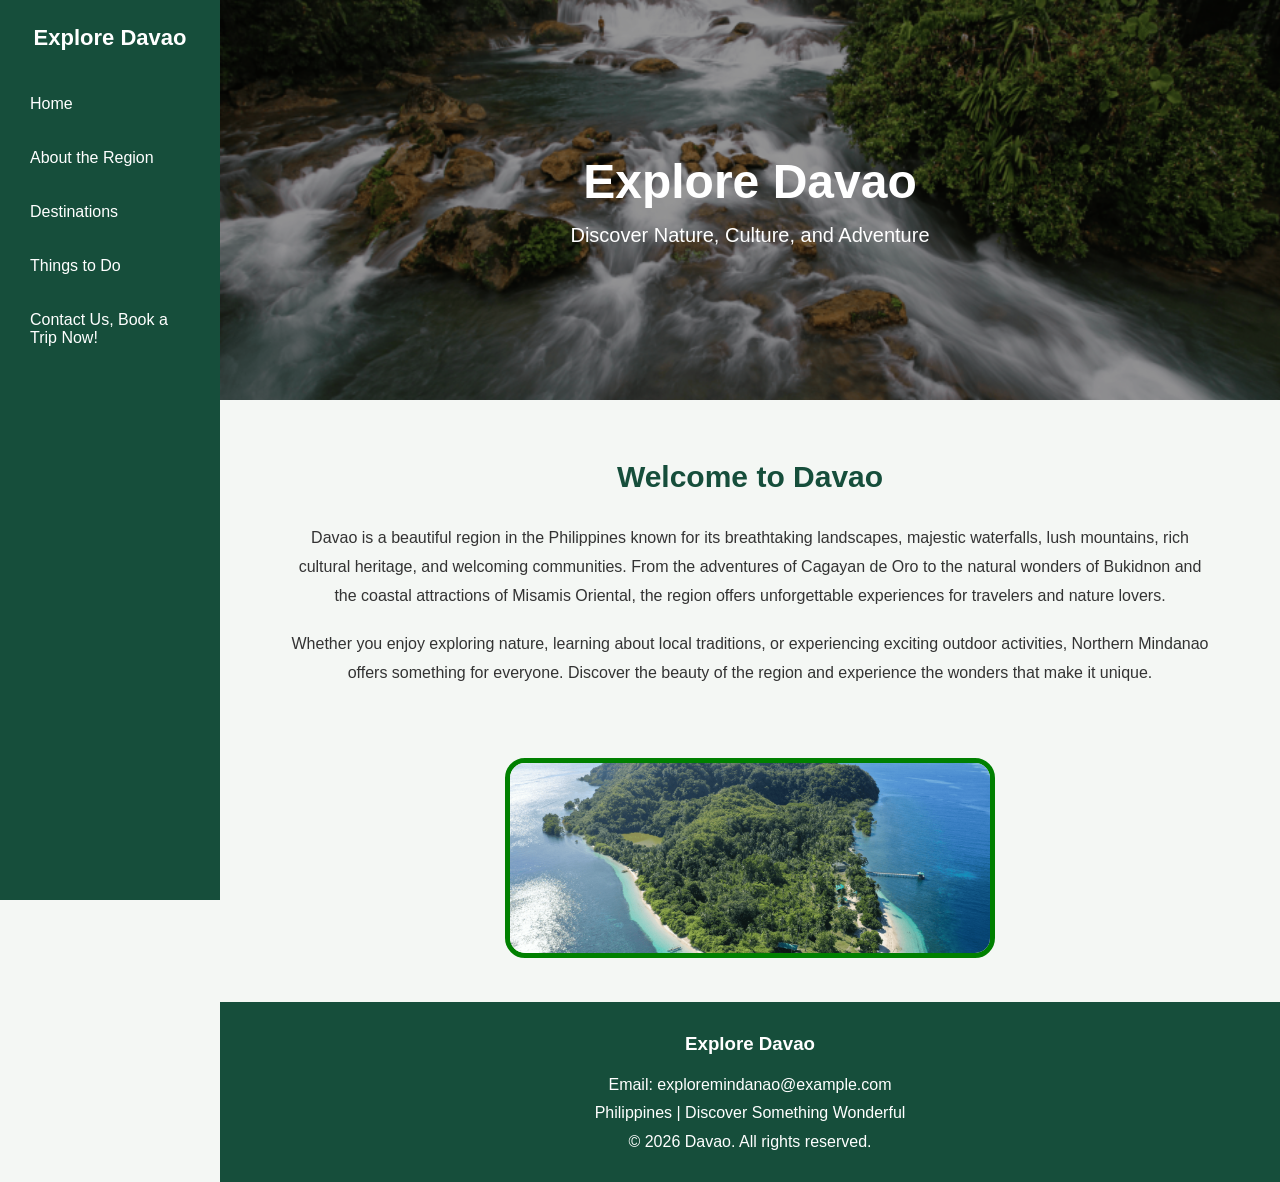
<file: McGarrell_Davao_Website/html/index.html>
<!DOCTYPE html>
<html lang="en">

<head>
    <meta charset="UTF-8">
    <meta name="viewport" content="width=device-width, initial-scale=1.0">

    <title>Explore Davao, Region XI</title>

    <!-- External CSS -->
    <link rel="stylesheet" href="styling-index.css">
</head>

<body>

    <!-- LEFT SIDEBAR -->
    <div class="sidebar">

        <h2>Explore Davao</h2>

        <nav>
            <a href="#">Home</a>
            <a href="history.html">About the Region</a>
            <a href="destinations.html">Destinations</a>
            <a href="activities.html">Things to Do</a>
            <a href="plan-trip.html">Contact Us, Book a Trip Now!</a>
        </nav>

    </div>


    <!-- MAIN CONTENT -->
    <div class="main-content">

        <!-- HERO BANNER -->
        <div class="hero">

            <div class="hero-text">

                <h1>Explore Davao</h1>

                <p>Discover Nature, Culture, and Adventure</p>

            </div>

        </div>


        <!-- INTRODUCTION -->
        <div class="introduction">

            <h2>Welcome to Davao</h2>

            <p>
                Davao is a beautiful region in the Philippines
                known for its breathtaking landscapes, majestic waterfalls,
                lush mountains, rich cultural heritage, and welcoming
                communities. From the adventures of Cagayan de Oro to the
                natural wonders of Bukidnon and the coastal attractions
                of Misamis Oriental, the region offers unforgettable
                experiences for travelers and nature lovers.
            </p>

            <p>
                Whether you enjoy exploring nature, learning about local
                traditions, or experiencing exciting outdoor activities,
                Northern Mindanao offers something for everyone.
                Discover the beauty of the region and experience
                the wonders that make it unique.
            </p>

        </div>
        <!-- IMAGE BELOW INTRODUCTION -->
        <div class="pujadabayindex">
            <img src="../assets/images/Pujada-Bay-768x570.png" alt="Beautiful scenery of Pujada Bay">
        </div>

        <div class="footer">

            <h3>Explore Davao</h3>

            <p>Email: exploremindanao@example.com</p>

            <p>Philippines | Discover Something Wonderful</p>

            <p>&copy; 2026 Davao. All rights reserved.</p>

        </div>
        </div>
        </body>

        </html>
</file>
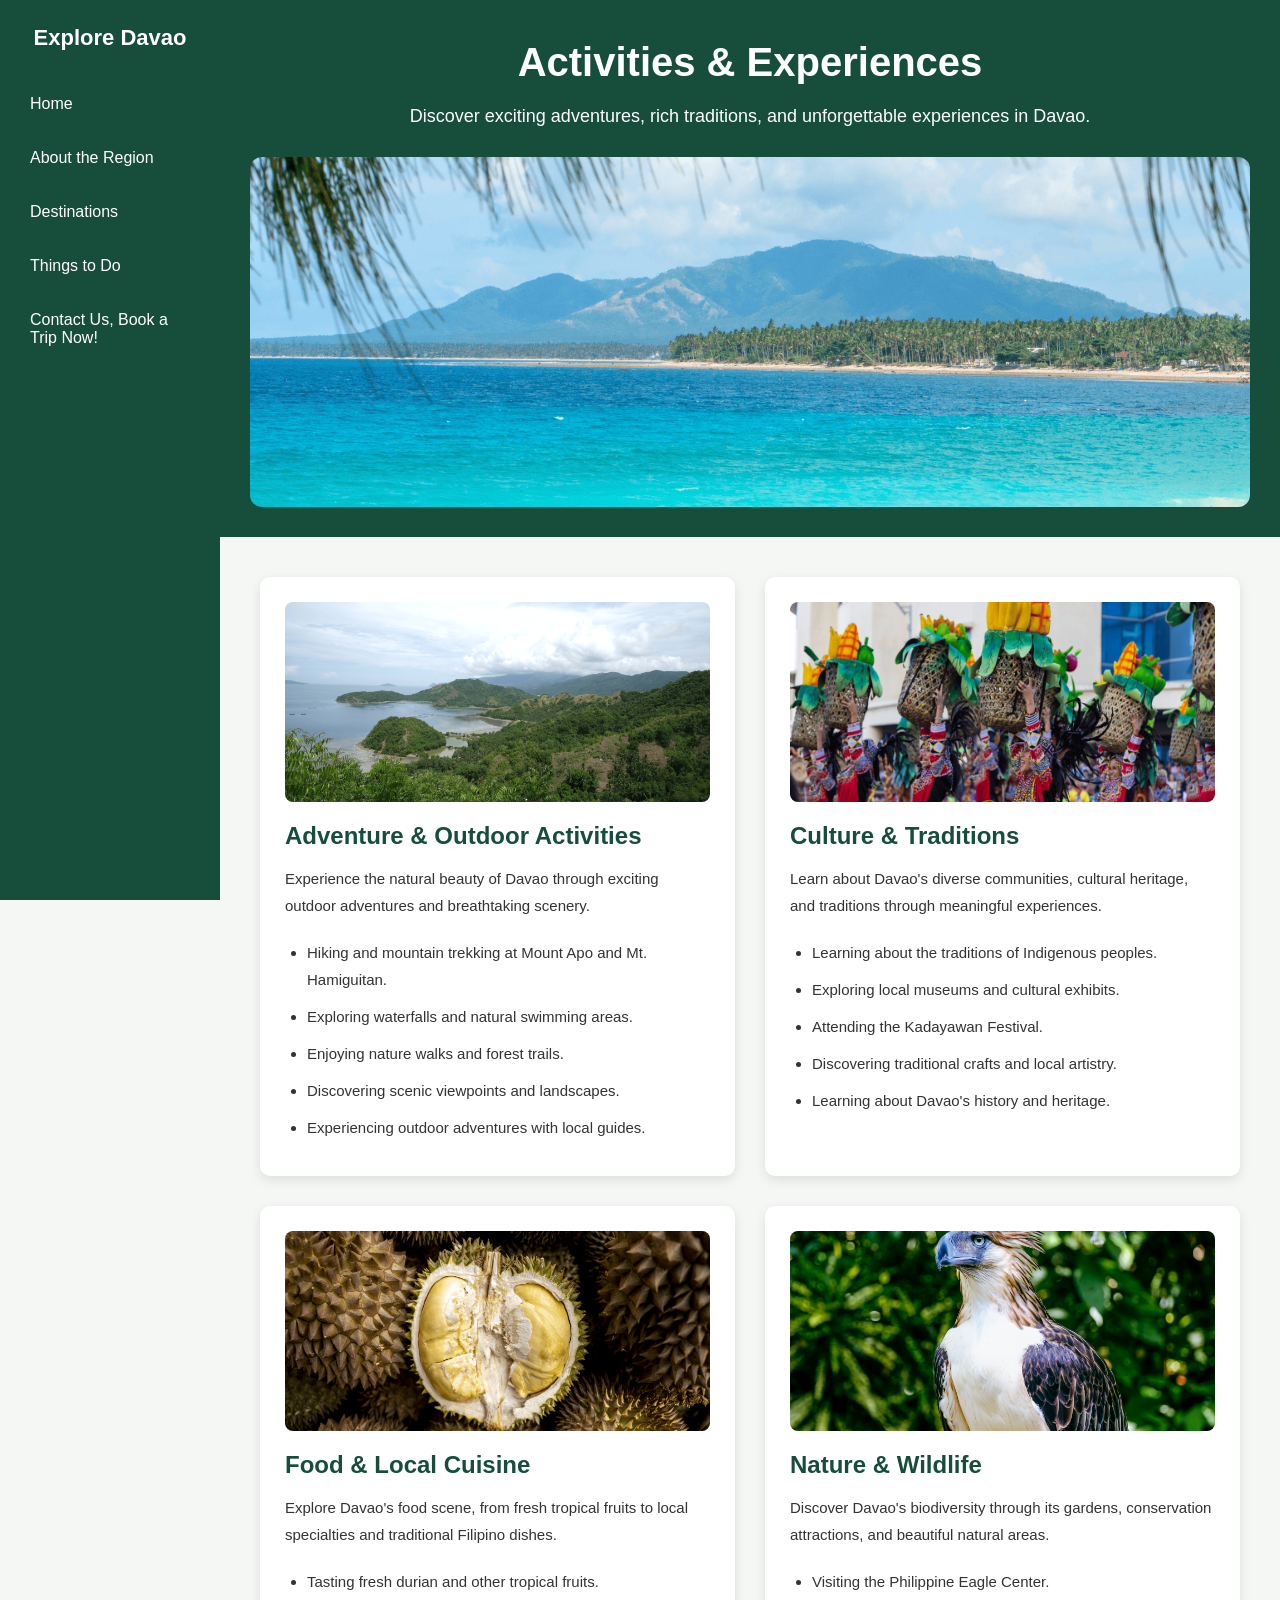
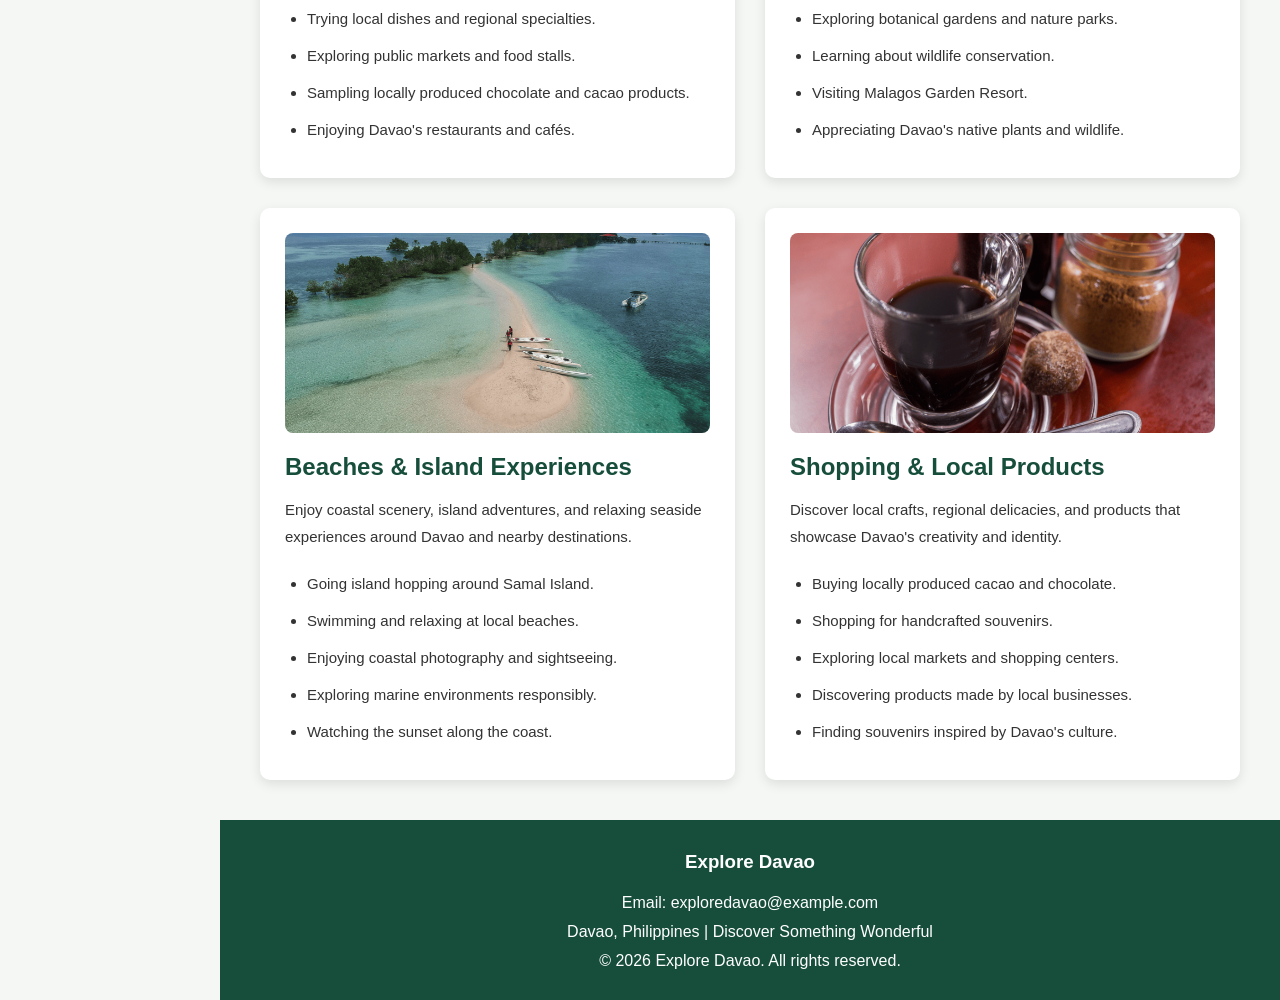
<file: McGarrell_Davao_Website/html/activities.html>
<!DOCTYPE html>
<html lang="en">

<head>
    <meta charset="UTF-8">
    <meta name="viewport" content="width=device-width, initial-scale=1.0">

    <title>Activities & Experiences | Explore Davao</title>

    <link rel="stylesheet" href="styling-activities.css">
</head>

<body>

    <!-- LEFT SIDEBAR -->
    <div class="sidebar">

        <h2>Explore Davao</h2>

        <nav>
            <a href="index.html">Home</a>
            <a href="history.html">About the Region</a>
            <a href="destinations.html">Destinations</a>
            <a href="#">Things to Do</a>
            <a href="plan-trip.html">Contact Us, Book a Trip Now!</a>
        </nav>

    </div>


    <!-- MAIN CONTENT -->
    <div class="main-content">

        <!-- PAGE HEADER -->
        <header class="page-header">

            <h1>Activities & Experiences</h1>

            <p>
                Discover exciting adventures, rich traditions, and
                unforgettable experiences in Davao.
            </p>

        
            <img
                class="header-image"
                src="../assets/images/Dahican-Beach.png"
                alt="Beautiful coastline of Dahican Beach in Davao Oriental"
            >

        </header>


        <!-- ACTIVITIES CONTAINER -->
        <main class="activities-container">


            <!-- ADVENTURE -->
            <section class="activity-section">


                <img
                    class="activity-image"
                    src="../assets/images/MT.-HAMIGUITAN-DAVAO-ORIENTAL-768x570.png"
                    alt="Adventure and outdoor activities in Davao"
                >

                <h2>Adventure & Outdoor Activities</h2>

                <p>
                    Experience the natural beauty of Davao through
                    exciting outdoor adventures and breathtaking scenery.
                </p>

                <ul>
                    <li>Hiking and mountain trekking at Mount Apo and Mt. Hamiguitan.</li>
                    <li>Exploring waterfalls and natural swimming areas.</li>
                    <li>Enjoying nature walks and forest trails.</li>
                    <li>Discovering scenic viewpoints and landscapes.</li>
                    <li>Experiencing outdoor adventures with local guides.</li>
                </ul>

            </section>


            <!-- CULTURE -->
            <section class="activity-section">


                <img
                    class="activity-image"
                    src="../assets/images/Kadayawan-Festival.png"
                    alt="Cultural traditions and heritage of Davao"
                >

                <h2>Culture & Traditions</h2>

                <p>
                    Learn about Davao's diverse communities, cultural
                    heritage, and traditions through meaningful experiences.
                </p>

                <ul>
                    <li>Learning about the traditions of Indigenous peoples.</li>
                    <li>Exploring local museums and cultural exhibits.</li>
                    <li>Attending the Kadayawan Festival.</li>
                    <li>Discovering traditional crafts and local artistry.</li>
                    <li>Learning about Davao's history and heritage.</li>
                </ul>

            </section>


            <!-- FOOD -->
            <section class="activity-section">

                <img
                    class="activity-image"
                    src="../assets/images/DVO-DURIAN-001.png"
                    alt="Local food and tropical fruits in Davao"
                >

                <h2>Food & Local Cuisine</h2>

                <p>
                    Explore Davao's food scene, from fresh tropical fruits
                    to local specialties and traditional Filipino dishes.
                </p>

                <ul>
                    <li>Tasting fresh durian and other tropical fruits.</li>
                    <li>Trying local dishes and regional specialties.</li>
                    <li>Exploring public markets and food stalls.</li>
                    <li>Sampling locally produced chocolate and cacao products.</li>
                    <li>Enjoying Davao's restaurants and cafés.</li>
                </ul>

            </section>


            <!-- NATURE & WILDLIFE -->
            <section class="activity-section">

                <img
                    class="activity-image"
                    src="../assets/images/eagle-center.png"
                    alt="Nature and wildlife attractions in Davao"
                >

                <h2>Nature & Wildlife</h2>

                <p>
                    Discover Davao's biodiversity through its gardens,
                    conservation attractions, and beautiful natural areas.
                </p>

                <ul>
                    <li>Visiting the Philippine Eagle Center.</li>
                    <li>Exploring botanical gardens and nature parks.</li>
                    <li>Learning about wildlife conservation.</li>
                    <li>Visiting Malagos Garden Resort.</li>
                    <li>Appreciating Davao's native plants and wildlife.</li>
                </ul>

            </section>


            <!-- BEACHES & ISLANDS -->
            <section class="activity-section">

                <img
                    class="activity-image"
                    src="../assets/images/Island-Garden-City-of-Samal-768x570.png"
                    alt="Beaches and island destinations near Davao"
                >

                <h2>Beaches & Island Experiences</h2>

                <p>
                    Enjoy coastal scenery, island adventures, and relaxing
                    seaside experiences around Davao and nearby destinations.
                </p>

                <ul>
                    <li>Going island hopping around Samal Island.</li>
                    <li>Swimming and relaxing at local beaches.</li>
                    <li>Enjoying coastal photography and sightseeing.</li>
                    <li>Exploring marine environments responsibly.</li>
                    <li>Watching the sunset along the coast.</li>
                </ul>

            </section>


            <!-- SHOPPING -->
            <section class="activity-section">

                <img
                    class="activity-image"
                    src="../assets/images/Davao-Coffee.png"
                    alt="Local crafts, souvenirs, and products from Davao"
                >

                <h2>Shopping & Local Products</h2>

                <p>
                    Discover local crafts, regional delicacies, and
                    products that showcase Davao's creativity and identity.
                </p>

                <ul>
                    <li>Buying locally produced cacao and chocolate.</li>
                    <li>Shopping for handcrafted souvenirs.</li>
                    <li>Exploring local markets and shopping centers.</li>
                    <li>Discovering products made by local businesses.</li>
                    <li>Finding souvenirs inspired by Davao's culture.</li>
                </ul>

            </section>

        </main>


        <!-- FOOTER -->
        <footer class="footer">

            <h3>Explore Davao</h3>

            <p>Email: exploredavao@example.com</p>

            <p>Davao, Philippines | Discover Something Wonderful</p>

            <p>&copy; 2026 Explore Davao. All rights reserved.</p>

        </footer>

    </div>

</body>
</html>
</file>
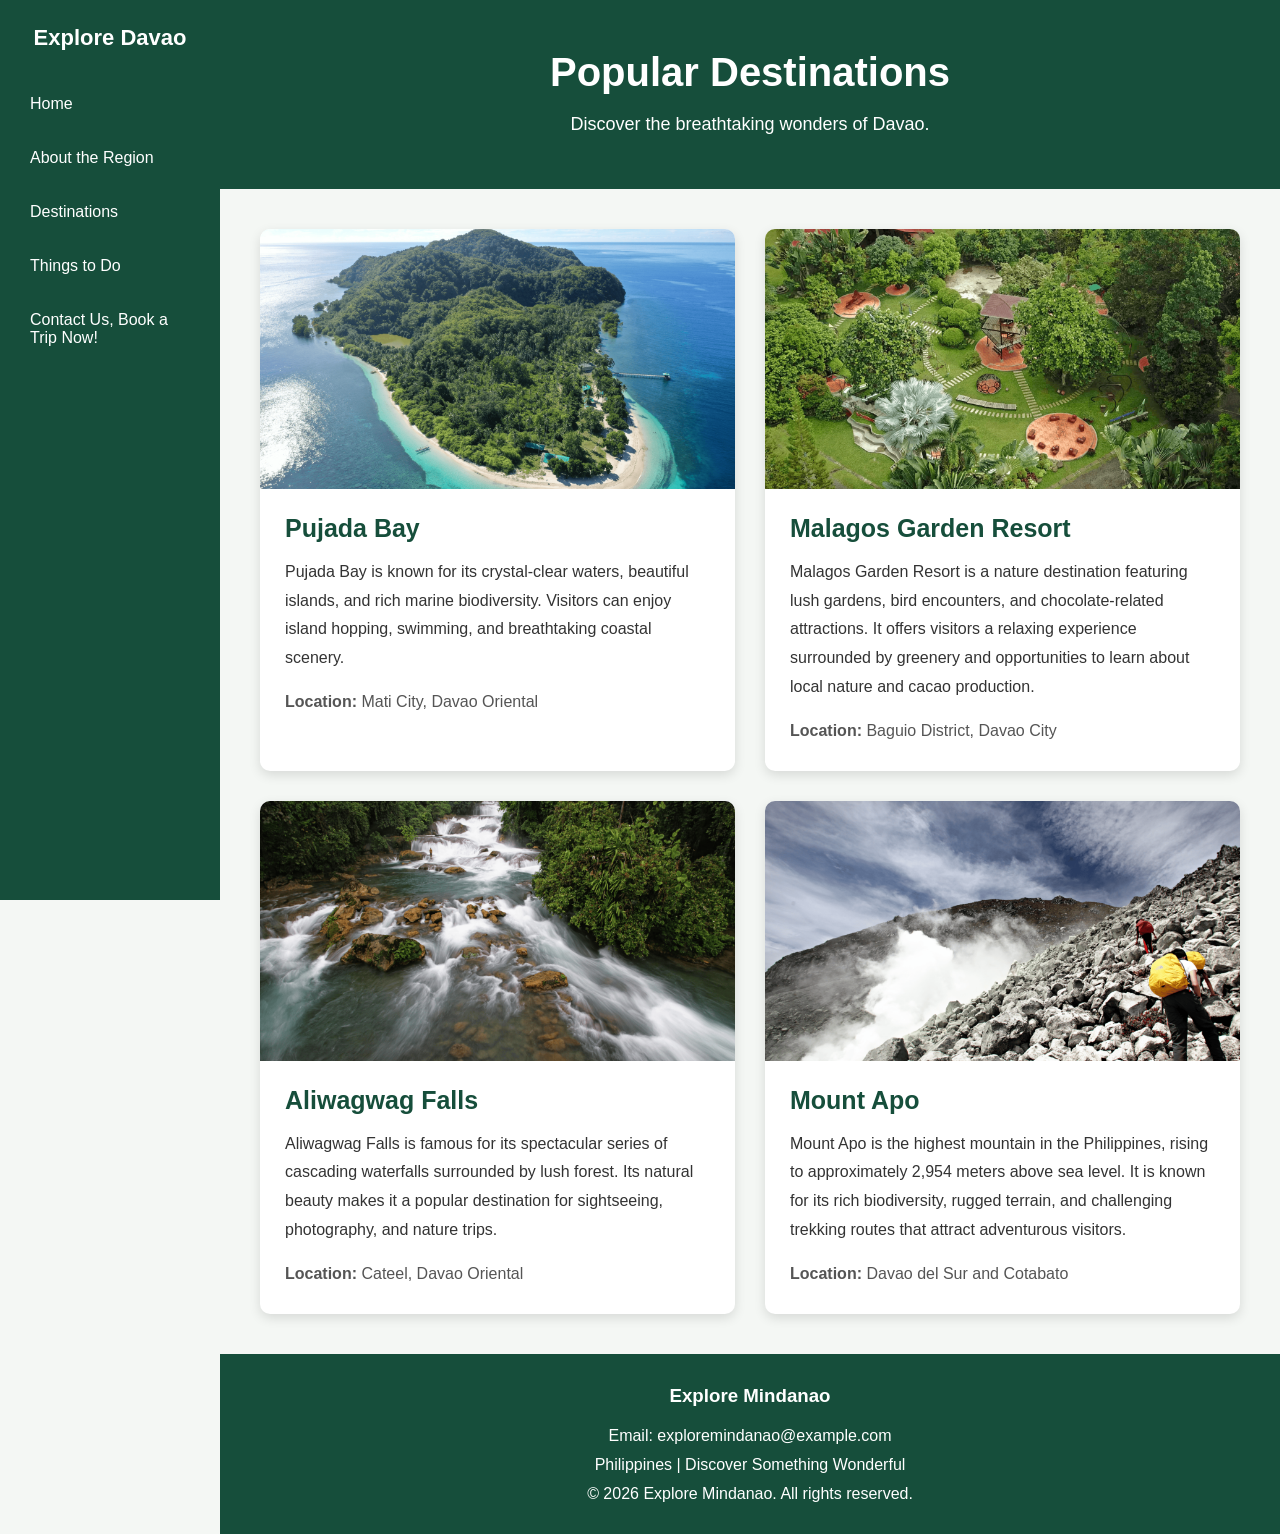
<file: McGarrell_Davao_Website/html/destinations.html>
<!DOCTYPE html>
<html lang="en">

<head>
    <meta charset="UTF-8">
    <meta name="viewport" content="width=device-width, initial-scale=1.0">

    <title>Popular Destinations | Explore Davao</title>

    <link rel="stylesheet" href="styling-destinations.css">
</head>

<body>

    
    <!-- LEFT SIDEBAR -->
    <div class="sidebar">

        <h2>Explore Davao</h2>

        <nav>
            <a href="index.html">Home</a>
            <a href="history.html">About the Region</a>
            <a href="#">Destinations</a>
            <a href="activities.html">Things to Do</a>
            <a href="plan-trip.html">Contact Us, Book a Trip Now!</a>
        </nav>

    </div>

    <div class="main-content">

        <!-- PAGE HEADER -->
        <div class="page-header">
            <h1>Popular Destinations</h1>
            <p>Discover the breathtaking wonders of Davao.</p>
        </div>


        <!-- TOURIST SPOTS -->

        <div class="destinations-container">

            <!-- PUJADA BAY -->
            <div class="destination-card">

                <img src="../assets/images/Pujada-Bay-768x570.png"
                     alt="Beautiful turquoise waters of Pujada Bay">

                <div class="destination-info">
                    <h2>Pujada Bay</h2>

                    <p>
                        Pujada Bay is known for its crystal-clear waters,
                        beautiful islands, and rich marine biodiversity.
                        Visitors can enjoy island hopping, swimming, and
                        breathtaking coastal scenery.
                    </p>

                    <p class="location">
                        <strong>Location:</strong> Mati City, Davao Oriental
                    </p>
                </div>

            </div>


            <!-- MALAGOS GARDEN RESORT -->
            <div class="destination-card">

                <img src="../assets/images/MALAGOS-GARDEN-RESORT-1-768x570.png"
                     alt="Scenic gardens at Malagos Garden Resort">

                <div class="destination-info">
                    <h2>Malagos Garden Resort</h2>

                    <p>
                        Malagos Garden Resort is a nature destination
                        featuring lush gardens, bird encounters, and
                        chocolate-related attractions. It offers visitors
                        a relaxing experience surrounded by greenery and
                        opportunities to learn about local nature and
                        cacao production.
                    </p>

                    <p class="location">
                        <strong>Location:</strong> Baguio District, Davao City
                    </p>
                </div>

            </div>


            <!-- ALIWAGWAG FALLS -->
            <div class="destination-card">

                <img src="../assets/images/Aliwagwag-Falls-in-Cateel-Davao-Oriental-768x570.png"
                     alt="The cascading waters of Aliwagwag Falls">

                <div class="destination-info">
                    <h2>Aliwagwag Falls</h2>

                    <p>
                        Aliwagwag Falls is famous for its spectacular series
                        of cascading waterfalls surrounded by lush forest.
                        Its natural beauty makes it a popular destination
                        for sightseeing, photography, and nature trips.
                    </p>

                    <p class="location">
                        <strong>Location:</strong> Cateel, Davao Oriental
                    </p>
                </div>

            </div>


            <!-- MOUNT APO -->
            <div class="destination-card">

                <img src="../assets/images/Mt.-Apo_Boulder768x570.png"
                     alt="The majestic landscape of Mount Apo">

                <div class="destination-info">
                    <h2>Mount Apo</h2>

                    <p>
                        Mount Apo is the highest mountain in the Philippines,
                        rising to approximately 2,954 meters above sea level.
                        It is known for its rich biodiversity, rugged terrain,
                        and challenging trekking routes that attract
                        adventurous visitors.
                    </p>

                    <p class="location">
                        <strong>Location:</strong> Davao del Sur and Cotabato
                    </p>
                </div>

            </div>

        </div>


        <!-- FOOTER -->
        <div class="footer">

            <h3>Explore Mindanao</h3>

            <p>Email: exploremindanao@example.com</p>

            <p>Philippines | Discover Something Wonderful</p>

            <p>&copy; 2026 Explore Mindanao. All rights reserved.</p>

        </div>

    </div>

</body>
</html>
</file>
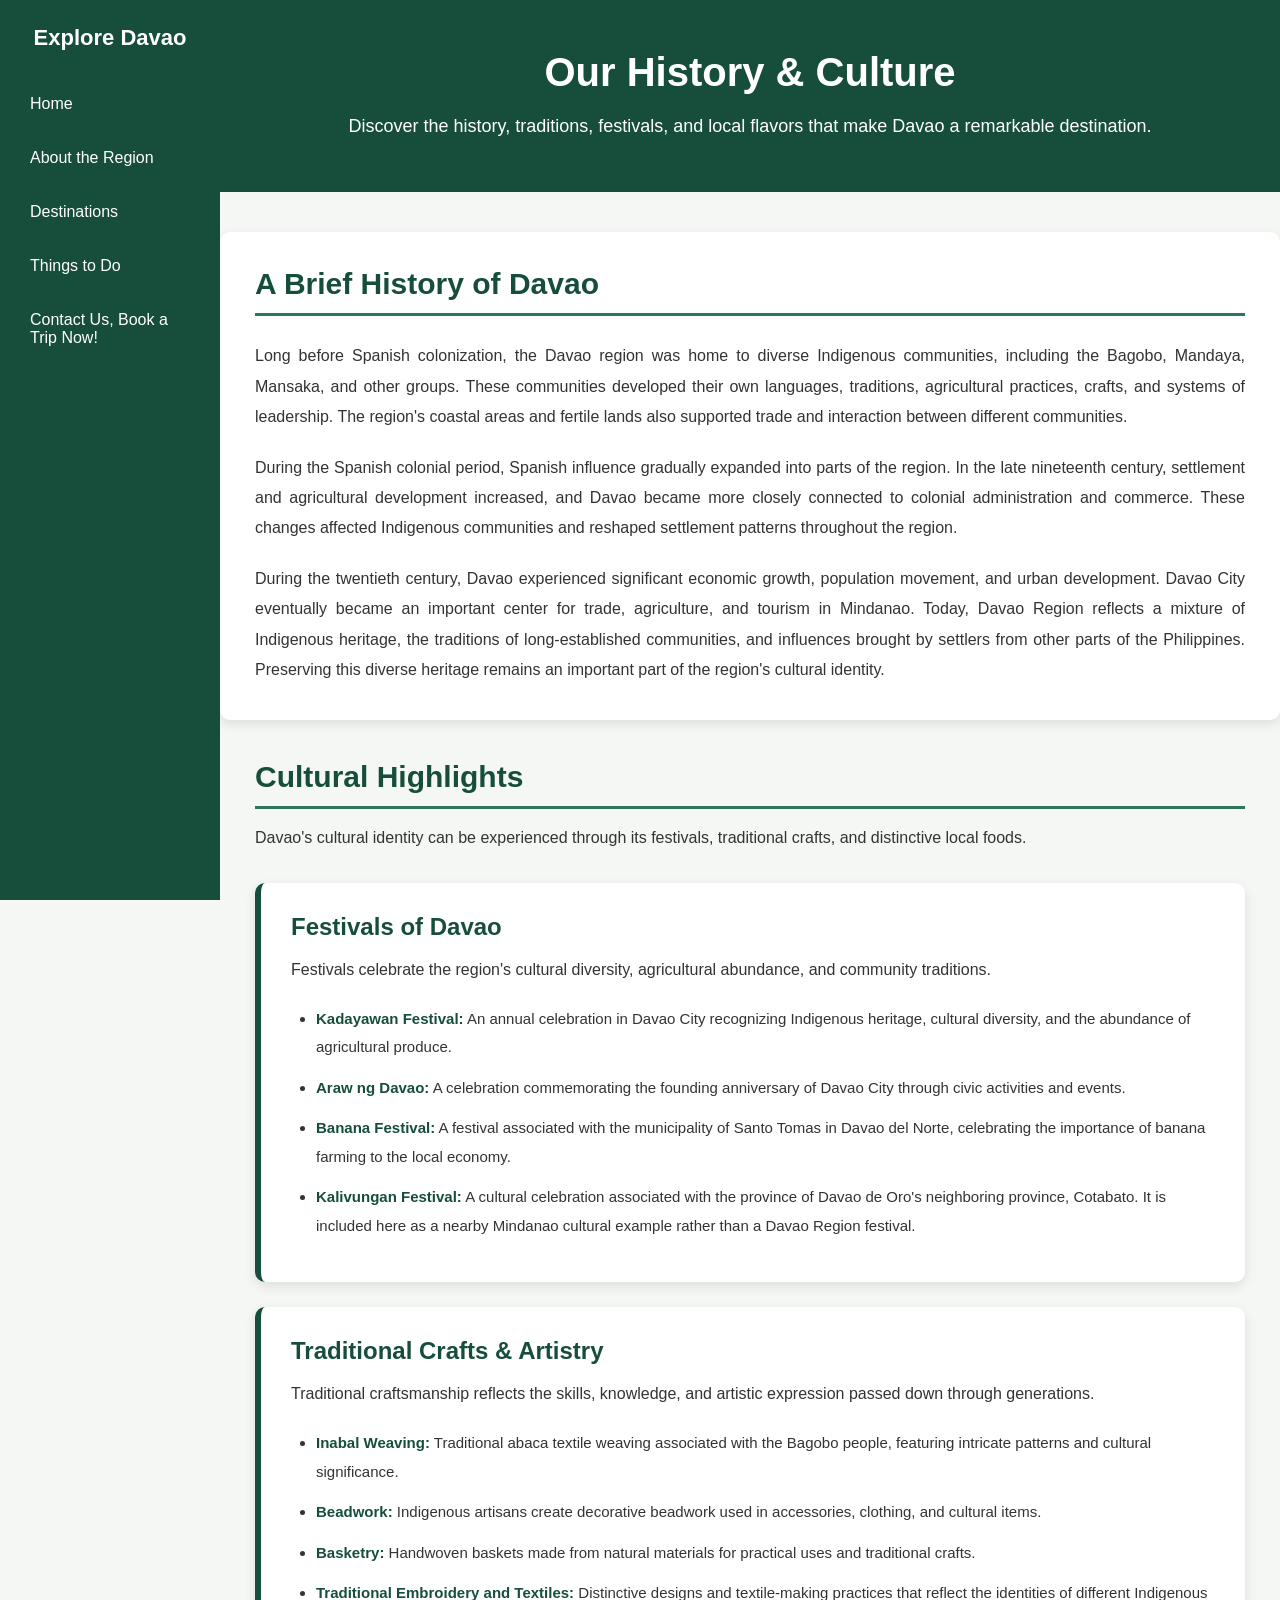
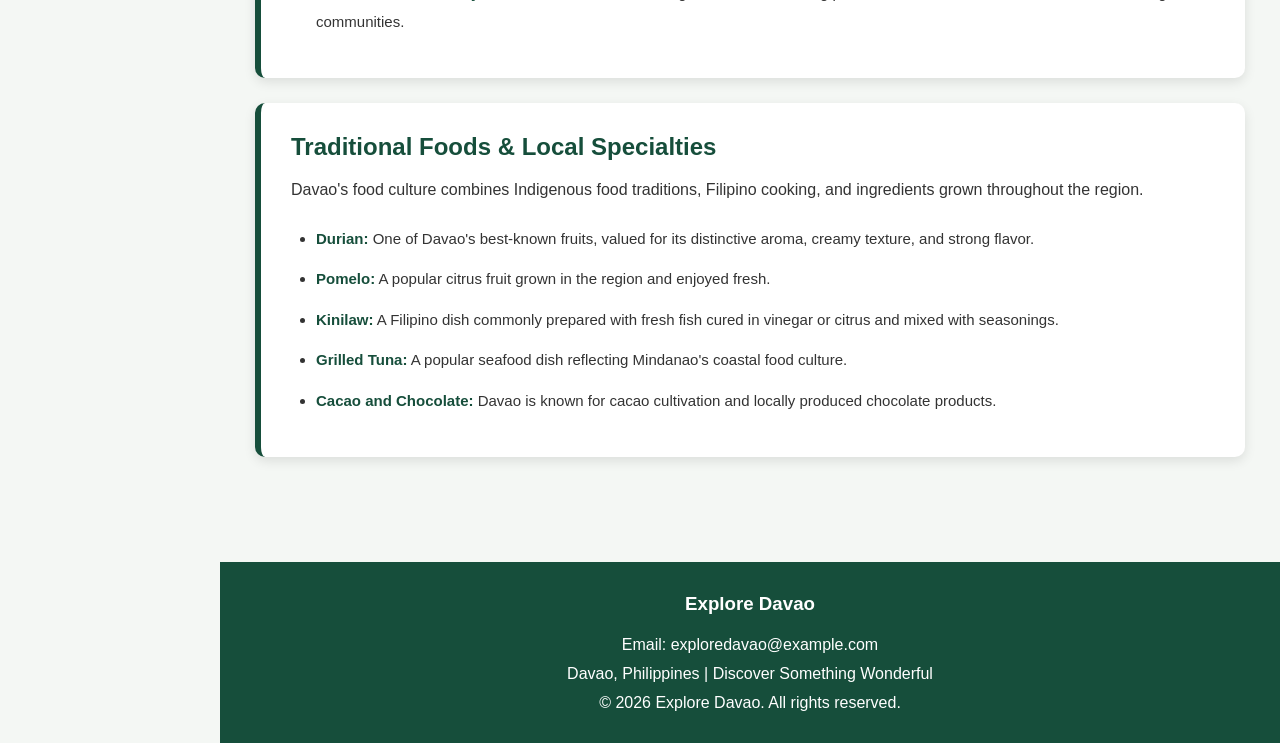
<file: McGarrell_Davao_Website/html/history.html>
<!DOCTYPE html>
<html lang="en">

<head>
    <meta charset="UTF-8">
    <meta name="viewport" content="width=device-width, initial-scale=1.0">

    <title>Our History & Culture | Explore Davao</title>

    <link rel="stylesheet" href="styling-history.css">
</head>

<body>

    <!-- LEFT SIDEBAR -->
    <div class="sidebar">

        <h2>Explore Davao</h2>

        <nav>
            <a href="index.html">Home</a>
            <a href="history.html">About the Region</a>
            <a href="destinations.html">Destinations</a>
            <a href="activities.html">Things to Do</a>
            <a href="plan-trip.html">Contact Us, Book a Trip Now!</a>
        </nav>

    </div>


    <!-- MAIN CONTENT -->
    <div class="main-content">

        <!-- PAGE HEADER -->
        <header class="page-header">

            <h1>Our History & Culture</h1>

            <p>
                Discover the history, traditions, festivals, and local
                flavors that make Davao a remarkable destination.
            </p>

        </header>


        <!-- HISTORY SECTION -->
        <section class="history-section">

            <h2>A Brief History of Davao</h2>

            <p>
                Long before Spanish colonization, the Davao region was
                home to diverse Indigenous communities, including the
                Bagobo, Mandaya, Mansaka, and other groups. These
                communities developed their own languages, traditions,
                agricultural practices, crafts, and systems of leadership.
                The region's coastal areas and fertile lands also supported
                trade and interaction between different communities.
            </p>

            <p>
                During the Spanish colonial period, Spanish influence
                gradually expanded into parts of the region. In the late
                nineteenth century, settlement and agricultural development
                increased, and Davao became more closely connected to
                colonial administration and commerce. These changes affected
                Indigenous communities and reshaped settlement patterns
                throughout the region.
            </p>

            <p>
                During the twentieth century, Davao experienced significant
                economic growth, population movement, and urban development.
                Davao City eventually became an important center for trade,
                agriculture, and tourism in Mindanao. Today, Davao Region
                reflects a mixture of Indigenous heritage, the traditions
                of long-established communities, and influences brought by
                settlers from other parts of the Philippines. Preserving
                this diverse heritage remains an important part of the
                region's cultural identity.
            </p>

        </section>


        <!-- CULTURAL HIGHLIGHTS -->
        <section class="culture-section">

            <h2>Cultural Highlights</h2>

            <p class="section-intro">
                Davao's cultural identity can be experienced through its
                festivals, traditional crafts, and distinctive local foods.
            </p>


            <!-- FESTIVALS -->
            <div class="culture-card">

                <h3>Festivals of Davao</h3>

                <p>
                    Festivals celebrate the region's cultural diversity,
                    agricultural abundance, and community traditions.
                </p>

                <ul>
                    <li>
                        <strong>Kadayawan Festival:</strong>
                        An annual celebration in Davao City recognizing
                        Indigenous heritage, cultural diversity, and the
                        abundance of agricultural produce.
                    </li>

                    <li>
                        <strong>Araw ng Davao:</strong>
                        A celebration commemorating the founding anniversary
                        of Davao City through civic activities and events.
                    </li>

                    <li>
                        <strong>Banana Festival:</strong>
                        A festival associated with the municipality of
                        Santo Tomas in Davao del Norte, celebrating the
                        importance of banana farming to the local economy.
                    </li>

                    <li>
                        <strong>Kalivungan Festival:</strong>
                        A cultural celebration associated with the province
                        of Davao de Oro's neighboring province, Cotabato.
                        It is included here as a nearby Mindanao cultural
                        example rather than a Davao Region festival.
                    </li>
                </ul>

            </div>


            <!-- TRADITIONAL CRAFTS -->
            <div class="culture-card">

                <h3>Traditional Crafts & Artistry</h3>

                <p>
                    Traditional craftsmanship reflects the skills,
                    knowledge, and artistic expression passed down
                    through generations.
                </p>

                <ul>
                    <li>
                        <strong>Inabal Weaving:</strong>
                        Traditional abaca textile weaving associated with
                        the Bagobo people, featuring intricate patterns
                        and cultural significance.
                    </li>

                    <li>
                        <strong>Beadwork:</strong>
                        Indigenous artisans create decorative beadwork
                        used in accessories, clothing, and cultural items.
                    </li>

                    <li>
                        <strong>Basketry:</strong>
                        Handwoven baskets made from natural materials
                        for practical uses and traditional crafts.
                    </li>

                    <li>
                        <strong>Traditional Embroidery and Textiles:</strong>
                        Distinctive designs and textile-making practices
                        that reflect the identities of different
                        Indigenous communities.
                    </li>
                </ul>

            </div>


            <!-- LOCAL FOODS -->
            <div class="culture-card">

                <h3>Traditional Foods & Local Specialties</h3>

                <p>
                    Davao's food culture combines Indigenous food traditions,
                    Filipino cooking, and ingredients grown throughout
                    the region.
                </p>

                <ul>
                    <li>
                        <strong>Durian:</strong>
                        One of Davao's best-known fruits, valued for its
                        distinctive aroma, creamy texture, and strong flavor.
                    </li>

                    <li>
                        <strong>Pomelo:</strong>
                        A popular citrus fruit grown in the region and
                        enjoyed fresh.
                    </li>

                    <li>
                        <strong>Kinilaw:</strong>
                        A Filipino dish commonly prepared with fresh fish
                        cured in vinegar or citrus and mixed with seasonings.
                    </li>

                    <li>
                        <strong>Grilled Tuna:</strong>
                        A popular seafood dish reflecting Mindanao's
                        coastal food culture.
                    </li>

                    <li>
                        <strong>Cacao and Chocolate:</strong>
                        Davao is known for cacao cultivation and locally
                        produced chocolate products.
                    </li>
                </ul>

            </div>

        </section>


        <!-- FOOTER -->
        <footer class="footer">

            <h3>Explore Davao</h3>

            <p>Email: exploredavao@example.com</p>

            <p>Davao, Philippines | Discover Something Wonderful</p>

            <p>&copy; 2026 Explore Davao. All rights reserved.</p>

        </footer>

    </div>

</body>
</html>
</file>
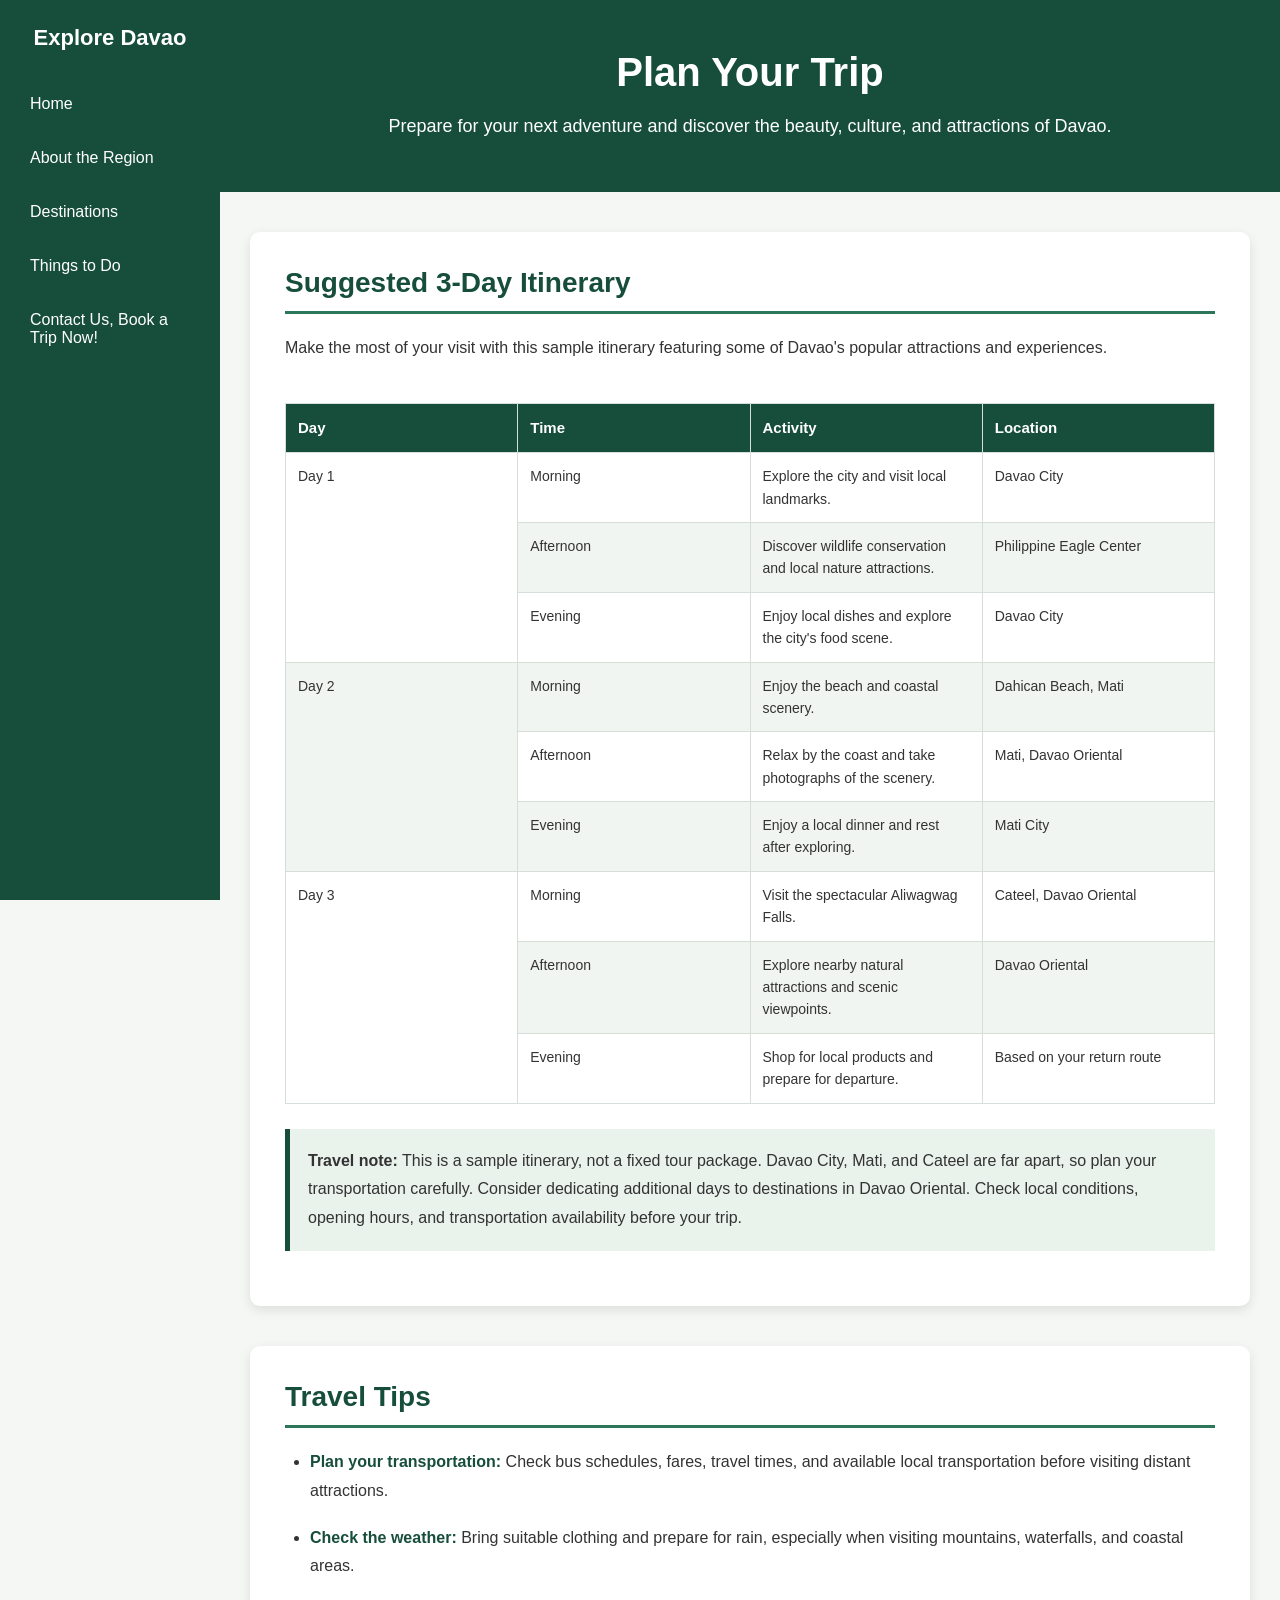
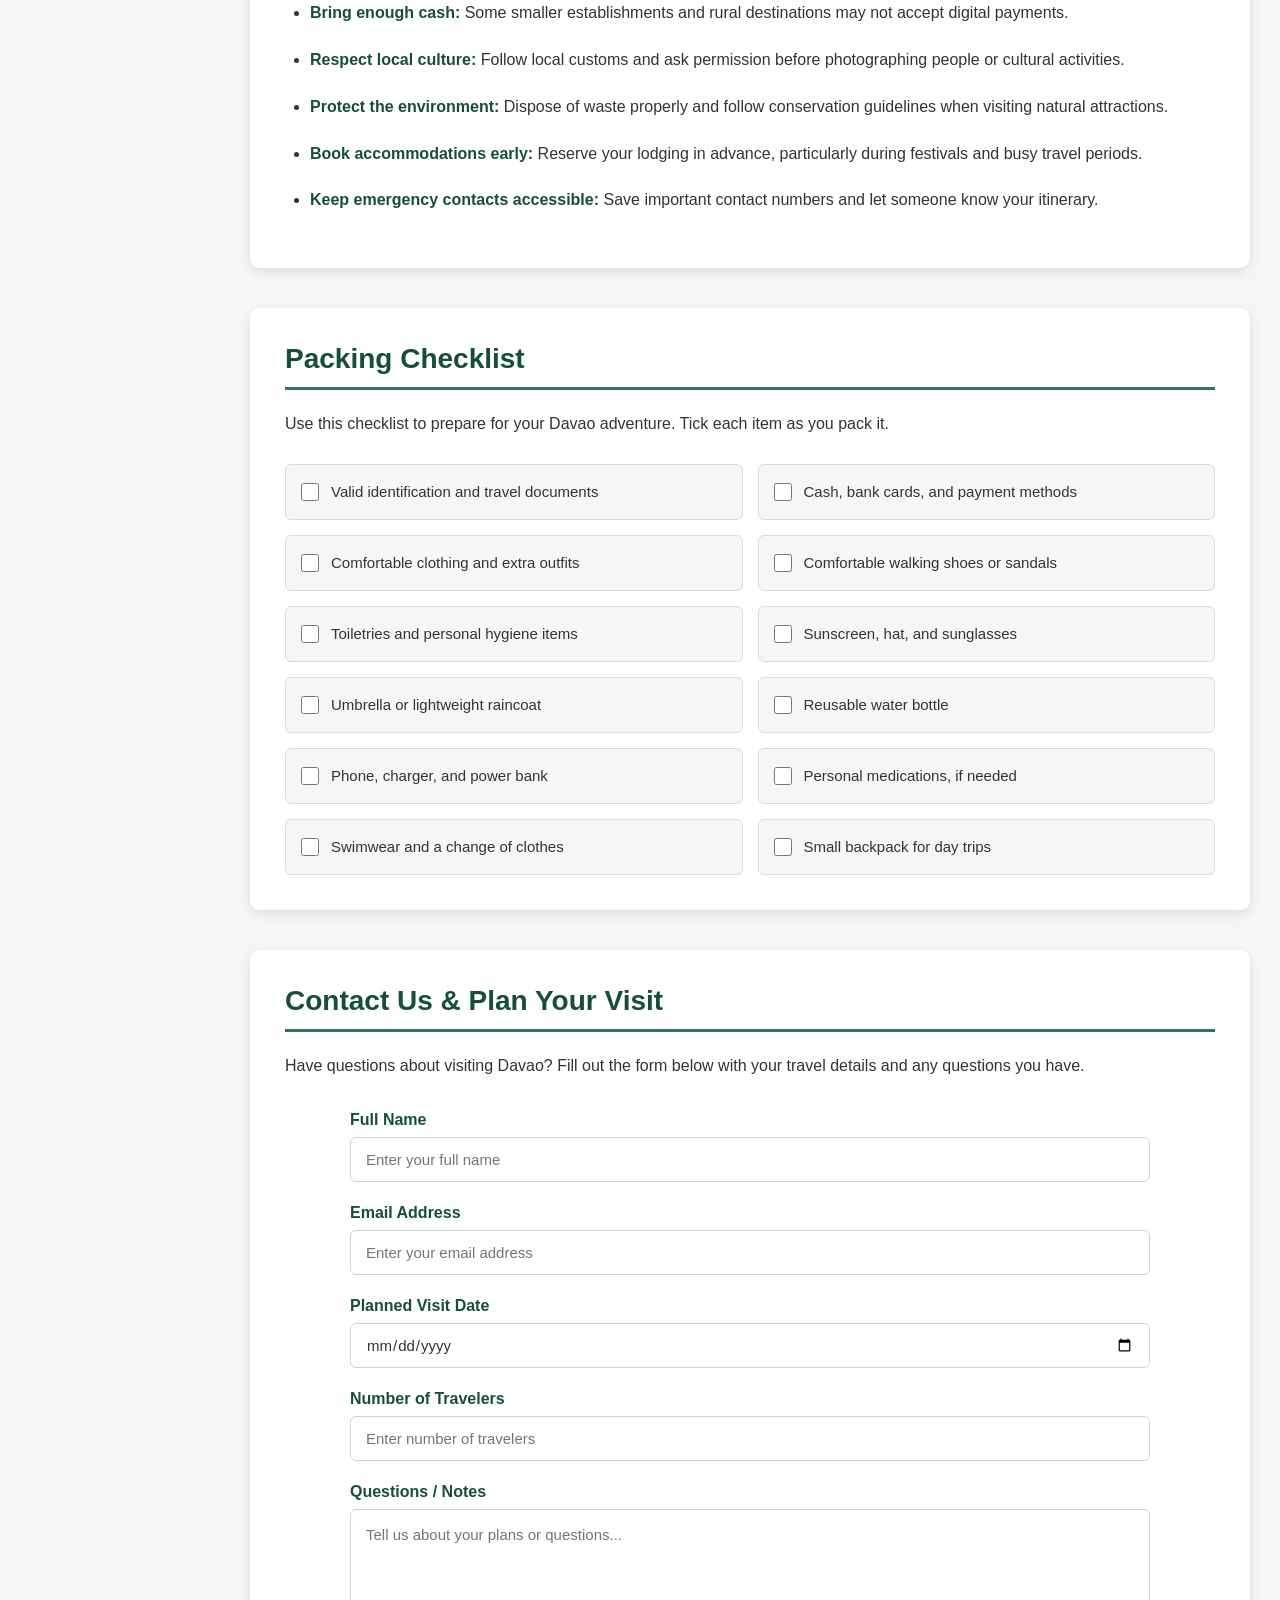
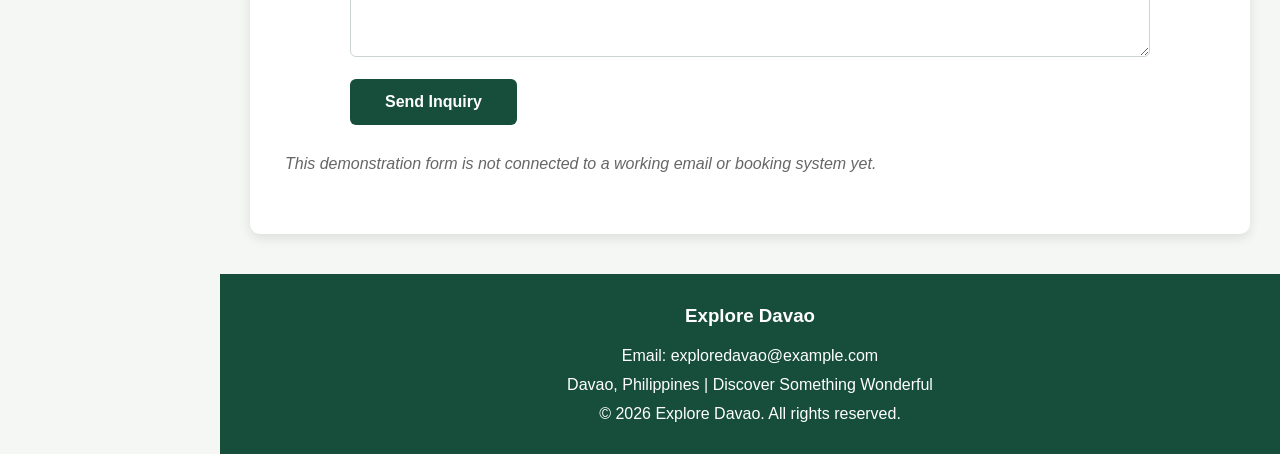
<file: McGarrell_Davao_Website/html/plan-trip.html>
<!DOCTYPE html>
<html lang="en">

<head>
    <meta charset="UTF-8">
    <meta name="viewport" content="width=device-width, initial-scale=1.0">

    <title>Plan Your Trip | Explore Davao</title>

    <link rel="stylesheet" href="styling-plantrip.css">
</head>

<body>

    <!-- LEFT SIDEBAR -->
    <div class="sidebar">

        <h2>Explore Davao</h2>

        <nav>
            <a href="index.html">Home</a>
            <a href="history.html">About the Region</a>
            <a href="destinations.html">Destinations</a>
            <a href="activities.html">Things to Do</a>
            <a href="plan-trip.html">Contact Us, Book a Trip Now!</a>
        </nav>

    </div>


    <!-- MAIN CONTENT -->
    <div class="main-content">

        <!-- PAGE HEADER -->
        <header class="page-header">

            <h1>Plan Your Trip</h1>

            <p>
                Prepare for your next adventure and discover the beauty,
                culture, and attractions of Davao.
            </p>

        </header>


        <!-- THREE-DAY ITINERARY -->
        <section class="content-section">

            <h2>Suggested 3-Day Itinerary</h2>

            <p>
                Make the most of your visit with this sample itinerary
                featuring some of Davao's popular attractions and experiences.
            </p>

            <div class="table-container">

                <table>

                    <thead>
                        <tr>
                            <th>Day</th>
                            <th>Time</th>
                            <th>Activity</th>
                            <th>Location</th>
                        </tr>
                    </thead>

                    <tbody>

                        <tr>
                            <td rowspan="3">Day 1</td>
                            <td>Morning</td>
                            <td>Explore the city and visit local landmarks.</td>
                            <td>Davao City</td>
                        </tr>

                        <tr>
                            <td>Afternoon</td>
                            <td>Discover wildlife conservation and local nature attractions.</td>
                            <td>Philippine Eagle Center</td>
                        </tr>

                        <tr>
                            <td>Evening</td>
                            <td>Enjoy local dishes and explore the city's food scene.</td>
                            <td>Davao City</td>
                        </tr>

                        <tr>
                            <td rowspan="3">Day 2</td>
                            <td>Morning</td>
                            <td>Enjoy the beach and coastal scenery.</td>
                            <td>Dahican Beach, Mati</td>
                        </tr>

                        <tr>
                            <td>Afternoon</td>
                            <td>Relax by the coast and take photographs of the scenery.</td>
                            <td>Mati, Davao Oriental</td>
                        </tr>

                        <tr>
                            <td>Evening</td>
                            <td>Enjoy a local dinner and rest after exploring.</td>
                            <td>Mati City</td>
                        </tr>

                        <tr>
                            <td rowspan="3">Day 3</td>
                            <td>Morning</td>
                            <td>Visit the spectacular Aliwagwag Falls.</td>
                            <td>Cateel, Davao Oriental</td>
                        </tr>

                        <tr>
                            <td>Afternoon</td>
                            <td>Explore nearby natural attractions and scenic viewpoints.</td>
                            <td>Davao Oriental</td>
                        </tr>

                        <tr>
                            <td>Evening</td>
                            <td>Shop for local products and prepare for departure.</td>
                            <td>Based on your return route</td>
                        </tr>

                    </tbody>

                </table>

            </div>

            <p class="note">
                <strong>Travel note:</strong> This is a sample itinerary, not
                a fixed tour package. Davao City, Mati, and Cateel are far
                apart, so plan your transportation carefully. Consider
                dedicating additional days to destinations in Davao Oriental.
                Check local conditions, opening hours, and transportation
                availability before your trip.
            </p>

        </section>


        <!-- TRAVEL TIPS -->
        <section class="content-section">

            <h2>Travel Tips</h2>

            <ul class="travel-tips">

                <li>
                    <strong>Plan your transportation:</strong>
                    Check bus schedules, fares, travel times, and available
                    local transportation before visiting distant attractions.
                </li>

                <li>
                    <strong>Check the weather:</strong>
                    Bring suitable clothing and prepare for rain, especially
                    when visiting mountains, waterfalls, and coastal areas.
                </li>

                <li>
                    <strong>Bring enough cash:</strong>
                    Some smaller establishments and rural destinations
                    may not accept digital payments.
                </li>

                <li>
                    <strong>Respect local culture:</strong>
                    Follow local customs and ask permission before
                    photographing people or cultural activities.
                </li>

                <li>
                    <strong>Protect the environment:</strong>
                    Dispose of waste properly and follow conservation
                    guidelines when visiting natural attractions.
                </li>

                <li>
                    <strong>Book accommodations early:</strong>
                    Reserve your lodging in advance, particularly during
                    festivals and busy travel periods.
                </li>

                <li>
                    <strong>Keep emergency contacts accessible:</strong>
                    Save important contact numbers and let someone know
                    your itinerary.
                </li>

            </ul>

        </section>


        <!-- PACKING CHECKLIST -->
        <section class="content-section">

            <h2>Packing Checklist</h2>

            <p>
                Use this checklist to prepare for your Davao adventure.
                Tick each item as you pack it.
            </p>

            <div class="packing-list">

                <label>
                    <input type="checkbox">
                    Valid identification and travel documents
                </label>

                <label>
                    <input type="checkbox">
                    Cash, bank cards, and payment methods
                </label>

                <label>
                    <input type="checkbox">
                    Comfortable clothing and extra outfits
                </label>

                <label>
                    <input type="checkbox">
                    Comfortable walking shoes or sandals
                </label>

                <label>
                    <input type="checkbox">
                    Toiletries and personal hygiene items
                </label>

                <label>
                    <input type="checkbox">
                    Sunscreen, hat, and sunglasses
                </label>

                <label>
                    <input type="checkbox">
                    Umbrella or lightweight raincoat
                </label>

                <label>
                    <input type="checkbox">
                    Reusable water bottle
                </label>

                <label>
                    <input type="checkbox">
                    Phone, charger, and power bank
                </label>

                <label>
                    <input type="checkbox">
                    Personal medications, if needed
                </label>

                <label>
                    <input type="checkbox">
                    Swimwear and a change of clothes
                </label>

                <label>
                    <input type="checkbox">
                    Small backpack for day trips
                </label>

            </div>

        </section>


        <!-- CONTACT FORM -->
        <section class="content-section contact-section">

            <h2>Contact Us & Plan Your Visit</h2>

            <p>
                Have questions about visiting Davao? Fill out the form
                below with your travel details and any questions you have.
            </p>

            <form class="contact-form" action="#" method="post">

                <div class="form-group">

                    <label for="full-name">Full Name</label>

                    <input
                        type="text"
                        id="full-name"
                        name="full_name"
                        placeholder="Enter your full name"
                        required
                    >

                </div>


                <div class="form-group">

                    <label for="email">Email Address</label>

                    <input
                        type="email"
                        id="email"
                        name="email"
                        placeholder="Enter your email address"
                        required
                    >

                </div>


                <div class="form-group">

                    <label for="visit-date">Planned Visit Date</label>

                    <input
                        type="date"
                        id="visit-date"
                        name="visit_date"
                        required
                    >

                </div>


                <div class="form-group">

                    <label for="travelers">Number of Travelers</label>

                    <input
                        type="number"
                        id="travelers"
                        name="travelers"
                        min="1"
                        max="100"
                        placeholder="Enter number of travelers"
                        required
                    >

                </div>


                <div class="form-group">

                    <label for="notes">Questions / Notes</label>

                    <textarea
                        id="notes"
                        name="notes"
                        rows="5"
                        placeholder="Tell us about your plans or questions..."
                    ></textarea>

                </div>


                <button type="submit" class="send-button">
                    Send Inquiry
                </button>

            </form>

            <p class="form-note">
                This demonstration form is not connected to a working
                email or booking system yet.
            </p>

        </section>


        <!-- FOOTER -->
        <footer class="footer">

            <h3>Explore Davao</h3>

            <p>Email: exploredavao@example.com</p>

            <p>Davao, Philippines | Discover Something Wonderful</p>

            <p>&copy; 2026 Explore Davao. All rights reserved.</p>

        </footer>

    </div>

</body>

</html>
</file>
<file: McGarrell_Davao_Website/html/styling-index.css>
/* GENERAL STYLING */

* {
    margin: 0;
    padding: 0;
    box-sizing: border-box;
}

body {
    font-family: Arial, sans-serif;
    background-color: #f4f7f4;
    color: #333;
}


/* LEFT SIDEBAR */

.sidebar {
    width: 220px;
    height: 100vh;
    background-color: #164e3b;
    color: white;

    position: fixed;
    top: 0;
    left: 0;

    padding: 25px 15px;
}

.sidebar h2 {
    text-align: center;
    margin-bottom: 30px;
    font-size: 22px;
}


/* NAVIGATION LINKS */

.sidebar nav a {
    display: block;
    color: white;
    text-decoration: none;

    padding: 14px 15px;
    margin-bottom: 8px;

    border-radius: 5px;

    transition: background-color 0.3s;
}

.sidebar nav a:hover {
    background-color: #2d7659;
}


/* MAIN CONTENT */

.main-content {
    margin-left: 220px;
    width: calc(100% - 220px);
}


/* HERO BANNER */

.hero {
    height: 400px;

    background-image: url("../assets/images/Aliwagwag-Falls-in-Cateel-Davao-Oriental-768x570.png");
    background-size: cover;
    background-position: center;

    display: flex;
    justify-content: center;
    align-items: center;

    text-align: center;
    color: white;

    position: relative;
}


/* DARK OVERLAY */

.hero::before {
    content: "";

    position: absolute;
    inset: 0;

    background-color: rgba(0, 0, 0, 0.4);
}


/* HERO TEXT */

.hero-text {
    position: relative;
    z-index: 1;

    padding: 20px;
}

.hero h1 {
    font-size: 48px;
    margin-bottom: 15px;
}

.hero p {
    font-size: 20px;
}


/* INTRODUCTION */

.introduction {
    padding: 50px 40px;

    text-align: center;
    line-height: 1.8;

    max-width: 1000px;
    margin: 0 auto;
}

.introduction h2 {
    color: #164e3b;
    margin-bottom: 20px;
    font-size: 30px;
}

.introduction p {
    margin-bottom: 20px;
    font-size: 16px;
}

   /* IMAGE BELOW INTRODUCTION */

    .pujadabayindex {
        padding: 0 40px 40px;
        text-align: center;
    }

    .pujadabayindex img {
    width: 50% !important;
    height: 200px !important;
    border: 5px solid green !important;
    border-radius: 20px !important;
    object-fit: cover !important;
    }

/* FOOTER */

.footer {
    background-color: #164e3b;
    color: white;

    text-align: center;

    padding: 25px;
    line-height: 1.8;
}

.footer h3 {
    margin-bottom: 10px;
}
</file>
<file: McGarrell_Davao_Website/html/styling-activities.css>
/*GENERAL STYLING*/

* {
    margin: 0;
    padding: 0;
    box-sizing: border-box;
}

body {
    font-family: Arial, sans-serif;
    background-color: #f4f7f4;
    color: #333;
}


/*LEFT SIDEBAR*/

.sidebar {
    width: 220px;
    height: 100vh;
    background-color: #164e3b;
    color: white;

    position: fixed;
    top: 0;
    left: 0;

    padding: 25px 15px;
    overflow-y: auto;
}

.sidebar h2 {
    text-align: center;
    margin-bottom: 30px;
    font-size: 22px;
}


/*NAVIGATION LINKS*/

.sidebar nav a {
    display: block;
    color: white;
    text-decoration: none;

    padding: 14px 15px;
    margin-bottom: 8px;

    border-radius: 5px;

    transition: background-color 0.3s;
}

.sidebar nav a:hover {
    background-color: #2d7659;
}


/*MAIN CONTENT*/

.main-content {
    margin-left: 220px;
    width: calc(100% - 220px);
    min-height: 100vh;
}


/*PAGE HEADER*/

.page-header {
    background-color: #164e3b;
    color: white;
    text-align: center;
    padding: 40px 25px 30px;
}

.page-header h1 {
    font-size: 40px;
    margin-bottom: 15px;
}

.page-header p {
    font-size: 18px;
    line-height: 1.8;
    margin-bottom: 25px;
}


/*HEADER IMAGE*/

.header-image {
    display: block;

    width: 100%;
    max-width: 1000px;
    height: 350px;

    object-fit: cover;

    margin: 0 auto;
    border-radius: 12px;
}


/*ACTIVITIES CONTAINER*/

.activities-container {
    max-width: 1200px;
    margin: 0 auto;
    padding: 40px;

    display: grid;
    grid-template-columns: repeat(2, minmax(0, 1fr));
    gap: 30px;
}


/*ACTIVITY SECTIONS*/

.activity-section {
    background-color: white;
    padding: 25px;

    border-radius: 10px;

    box-shadow: 0 4px 12px rgba(0, 0, 0, 0.10);

    overflow: hidden;
}


/*ACTIVITY IMAGES*/

.activity-image {
    display: block;

    width: 100%;
    height: 200px;

    object-fit: cover;

    margin-bottom: 20px;
    border-radius: 8px;
}


/*SECTION HEADINGS*/

.activity-section h2 {
    color: #164e3b;
    font-size: 24px;
    margin-bottom: 15px;
}


/*SECTION DESCRIPTIONS*/

.activity-section p {
    font-size: 15px;
    line-height: 1.8;
    margin-bottom: 20px;
}


/*ACTIVITY LISTS*/

.activity-section ul {
    padding-left: 22px;
}

.activity-section li {
    font-size: 15px;
    line-height: 1.8;
    margin-bottom: 10px;
}


/*FOOTER*/

.footer {
    background-color: #164e3b;
    color: white;
    text-align: center;

    padding: 25px;
    line-height: 1.8;
}

.footer h3 {
    margin-bottom: 10px;
}
</file>
<file: McGarrell_Davao_Website/html/styling-destinations.css>
/* GENERAL STYLING */

* {
    margin: 0;
    padding: 0;
    box-sizing: border-box;
}

body {
    font-family: Arial, sans-serif;
    background-color: #f4f7f4;
    color: #333;
}

/* LEFT SIDEBAR */

.sidebar {
    width: 220px;
    height: 100vh;
    background-color: #164e3b;
    color: white;

    position: fixed;
    top: 0;
    left: 0;

    padding: 25px 15px;
}

.sidebar h2 {
    text-align: center;
    margin-bottom: 30px;
    font-size: 22px;
}


/* NAVIGATION LINKS */

.sidebar nav a {
    display: block;
    color: white;
    text-decoration: none;

    padding: 14px 15px;
    margin-bottom: 8px;

    border-radius: 5px;

    transition: background-color 0.3s;
}

.sidebar nav a:hover {
    background-color: #2d7659;
}

/* MAIN CONTENT */

.main-content {
    margin-left: 220px;
    width: calc(100% - 220px);
}


/* PAGE HEADER */

.page-header {
    background-color: #164e3b;
    color: white;
    text-align: center;
    padding: 50px 20px;
}

.page-header h1 {
    font-size: 40px;
    margin-bottom: 15px;
}

.page-header p {
    font-size: 18px;
    line-height: 1.6;
}


/* DESTINATIONS GRID */

.destinations-container {
    max-width: 1200px;
    margin: 0 auto;
    padding: 40px;

    display: grid;
    grid-template-columns: repeat(2, minmax(0, 1fr));
    gap: 30px;
}


/* DESTINATION CARDS */

.destination-card {
    background-color: white;
    border-radius: 10px;
    overflow: hidden;

    box-shadow: 0 4px 12px rgba(0, 0, 0, 0.12);

    transition: transform 0.3s;
}

.destination-card:hover {
    transform: translateY(-5px);
}


/* DESTINATION IMAGES */

.destination-card img {
    width: 100%;
    height: 260px;

    object-fit: cover;
    display: block;
}


/* DESTINATION INFORMATION */

.destination-info {
    padding: 25px;
}

.destination-info h2 {
    color: #164e3b;
    font-size: 25px;
    margin-bottom: 15px;
}

.destination-info p {
    font-size: 16px;
    line-height: 1.8;
    margin-bottom: 15px;
}

.destination-info .location {
    margin-bottom: 0;
    color: #555;
}


/* FOOTER */

.footer {
    background-color: #164e3b;
    color: white;
    text-align: center;

    padding: 25px;
    line-height: 1.8;
}

.footer h3 {
    margin-bottom: 10px;
}
</file>
<file: McGarrell_Davao_Website/html/styling-history.css>
/* GENERAL STYLING */

* {
    margin: 0;
    padding: 0;
    box-sizing: border-box;
}

body {
    font-family: Arial, sans-serif;
    background-color: #f4f7f4;
    color: #333;
}


/* LEFT SIDEBAR */

.sidebar {
    width: 220px;
    height: 100vh;
    background-color: #164e3b;
    color: white;

    position: fixed;
    top: 0;
    left: 0;

    padding: 25px 15px;
}

.sidebar h2 {
    text-align: center;
    margin-bottom: 30px;
    font-size: 22px;
}


/* NAVIGATION LINKS */

.sidebar nav a {
    display: block;
    color: white;
    text-decoration: none;

    padding: 14px 15px;
    margin-bottom: 8px;

    border-radius: 5px;

    transition: background-color 0.3s;
}

.sidebar nav a:hover {
    background-color: #2d7659;
}


/* MAIN CONTENT */

.main-content {
    margin-left: 220px;
    width: calc(100% - 220px);
}


/* PAGE HEADER */

.page-header {
    background-color: #164e3b;
    color: white;
    text-align: center;

    padding: 50px 30px;
}

.page-header h1 {
    font-size: 40px;
    margin-bottom: 15px;
}

.page-header p {
    font-size: 18px;
    line-height: 1.8;
}


/* HISTORY SECTION */

.history-section {
    max-width: 1100px;
    margin: 40px auto;
    padding: 35px;

    background-color: white;
    border-radius: 10px;

    box-shadow: 0 4px 12px rgba(0, 0, 0, 0.10);
}

.history-section h2 {
    color: #164e3b;
    font-size: 30px;
    margin-bottom: 25px;

    border-bottom: 3px solid #2d7659;
    padding-bottom: 12px;
}

.history-section p {
    font-size: 16px;
    line-height: 1.9;
    margin-bottom: 20px;

    text-align: justify;
}

.history-section p:last-child {
    margin-bottom: 0;
}


/* CULTURAL HIGHLIGHTS */

.culture-section {
    max-width: 1100px;
    margin: 40px auto;
    padding: 0 35px 40px;
}

.culture-section > h2 {
    color: #164e3b;
    font-size: 30px;
    margin-bottom: 15px;

    border-bottom: 3px solid #2d7659;
    padding-bottom: 12px;
}

.section-intro {
    font-size: 16px;
    line-height: 1.8;
    margin-bottom: 30px;
}


/* CULTURE CARDS */

.culture-card {
    background-color: white;

    padding: 30px;
    margin-bottom: 25px;

    border-radius: 10px;
    border-left: 6px solid #164e3b;

    box-shadow: 0 4px 12px rgba(0, 0, 0, 0.10);
}

.culture-card h3 {
    color: #164e3b;
    font-size: 24px;
    margin-bottom: 15px;
}

.culture-card p {
    font-size: 16px;
    line-height: 1.8;
    margin-bottom: 20px;
}

.culture-card ul {
    padding-left: 25px;
}

.culture-card li {
    font-size: 15px;
    line-height: 1.9;
    margin-bottom: 12px;
}

.culture-card li strong {
    color: #164e3b;
}


/* FOOTER */

.footer {
    background-color: #164e3b;
    color: white;
    text-align: center;

    padding: 25px;
    line-height: 1.8;
}

.footer h3 {
    margin-bottom: 10px;
}
</file>
<file: McGarrell_Davao_Website/html/styling-plantrip.css>
/* GENERAL STYLING */

* {
    margin: 0;
    padding: 0;
    box-sizing: border-box;
}

body {
    font-family: Arial, sans-serif;
    background-color: #f4f7f4;
    color: #333;
}


/* LEFT SIDEBAR */

.sidebar {
    width: 220px;
    height: 100vh;
    background-color: #164e3b;
    color: white;

    position: fixed;
    top: 0;
    left: 0;

    padding: 25px 15px;
    overflow-y: auto;

    z-index: 1000;
}

.sidebar h2 {
    text-align: center;
    margin-bottom: 30px;
    font-size: 22px;
}


/* NAVIGATION LINKS */

.sidebar nav a {
    display: block;
    color: white;
    text-decoration: none;

    padding: 14px 15px;
    margin-bottom: 8px;

    border-radius: 5px;

    transition: background-color 0.3s;
}

.sidebar nav a:hover {
    background-color: #2d7659;
}


/* MAIN CONTENT */

.main-content {
    margin-left: 220px;
    width: calc(100% - 220px);
    min-width: 0;
}


/* PAGE HEADER */

.page-header {
    width: 100%;
    background-color: #164e3b;
    color: white;
    text-align: center;

    padding: 50px 30px;

    overflow-wrap: break-word;
}

.page-header h1 {
    font-size: 40px;
    margin-bottom: 15px;
}

.page-header p {
    font-size: 18px;
    line-height: 1.8;
}


/* CONTENT SECTIONS */

.content-section {
    width: calc(100% - 60px);
    max-width: 1200px;

    margin: 40px auto;
    padding: 35px;

    background-color: white;
    border-radius: 10px;

    box-shadow: 0 4px 12px rgba(0, 0, 0, 0.10);

    min-width: 0;
}

.content-section h2 {
    color: #164e3b;
    font-size: 28px;
    margin-bottom: 20px;

    border-bottom: 3px solid #2d7659;
    padding-bottom: 12px;

    overflow-wrap: break-word;
}

.content-section > p {
    font-size: 16px;
    line-height: 1.8;
    margin-bottom: 20px;
}


/* ITINERARY TABLE */

.table-container {
    width: 100%;
    max-width: 100%;
    overflow-x: auto;
}

table {
    width: 100%;
    table-layout: fixed;
    border-collapse: collapse;

    margin-top: 20px;
}

thead {
    background-color: #164e3b;
    color: white;
}

th,
td {
    border: 1px solid #d5ded7;

    padding: 12px;
    text-align: left;
    vertical-align: top;

    line-height: 1.6;

    overflow-wrap: break-word;
    word-wrap: break-word;
}

th {
    font-size: 15px;
}

td {
    font-size: 14px;
}

tbody tr:nth-child(even) {
    background-color: #f0f5f1;
}

tbody tr:hover {
    background-color: #e2eee5;
}


/* ITINERARY NOTE */

.note {
    margin-top: 25px;
    padding: 18px;

    background-color: #eaf2ec;
    border-left: 5px solid #164e3b;

    line-height: 1.8;
}


/* TRAVEL TIPS */

.travel-tips {
    padding-left: 25px;
}

.travel-tips li {
    font-size: 16px;
    line-height: 1.8;
    margin-bottom: 18px;
}

.travel-tips li strong {
    color: #164e3b;
}


/* PACKING CHECKLIST */

.packing-list {
    display: grid;
    grid-template-columns: repeat(2, minmax(0, 1fr));
    gap: 15px;

    margin-top: 25px;
}

.packing-list label {
    display: flex;
    align-items: center;
    gap: 12px;

    padding: 15px;

    background-color: #f4f7f4;
    border: 1px solid #d5ded7;
    border-radius: 6px;

    font-size: 15px;
    line-height: 1.6;

    cursor: pointer;

    min-width: 0;
    overflow-wrap: break-word;
}

.packing-list input[type="checkbox"] {
    width: 18px;
    height: 18px;

    accent-color: #164e3b;
    flex-shrink: 0;

    cursor: pointer;
}


/* CONTACT FORM */

.contact-section {
    margin-bottom: 40px;
}

.contact-form {
    width: 100%;
    max-width: 800px;

    margin: 30px auto 0;
}

.form-group {
    margin-bottom: 22px;
    min-width: 0;
}

.form-group label {
    display: block;

    margin-bottom: 8px;

    font-size: 16px;
    font-weight: bold;
    color: #164e3b;
}

.form-group input,
.form-group textarea {
    display: block;
    width: 100%;
    max-width: 100%;

    padding: 13px 15px;

    border: 1px solid #cbd5ce;
    border-radius: 6px;

    font-family: Arial, sans-serif;
    font-size: 15px;

    background-color: white;
    color: #333;
}

.form-group input {
    height: 45px;
}

.form-group textarea {
    resize: vertical;
    min-height: 130px;
    line-height: 1.6;
}

.form-group input:focus,
.form-group textarea:focus {
    outline: none;
    border-color: #164e3b;

    box-shadow: 0 0 4px rgba(22, 78, 59, 0.3);
}


/* SEND BUTTON */

.send-button {
    display: block;

    background-color: #164e3b;
    color: white;

    padding: 14px 35px;

    border: none;
    border-radius: 6px;

    font-size: 16px;
    font-weight: bold;

    cursor: pointer;

    transition: background-color 0.3s;
}

.send-button:hover {
    background-color: #2d7659;
}

.form-note {
    margin-top: 25px;

    font-size: 14px;
    color: #666;
    font-style: italic;
}


/* FOOTER */

.footer {
    width: 100%;
    background-color: #164e3b;
    color: white;
    text-align: center;

    padding: 25px;
    line-height: 1.8;

    overflow-wrap: break-word;
}

.footer h3 {
    margin-bottom: 10px;
}
</file>
